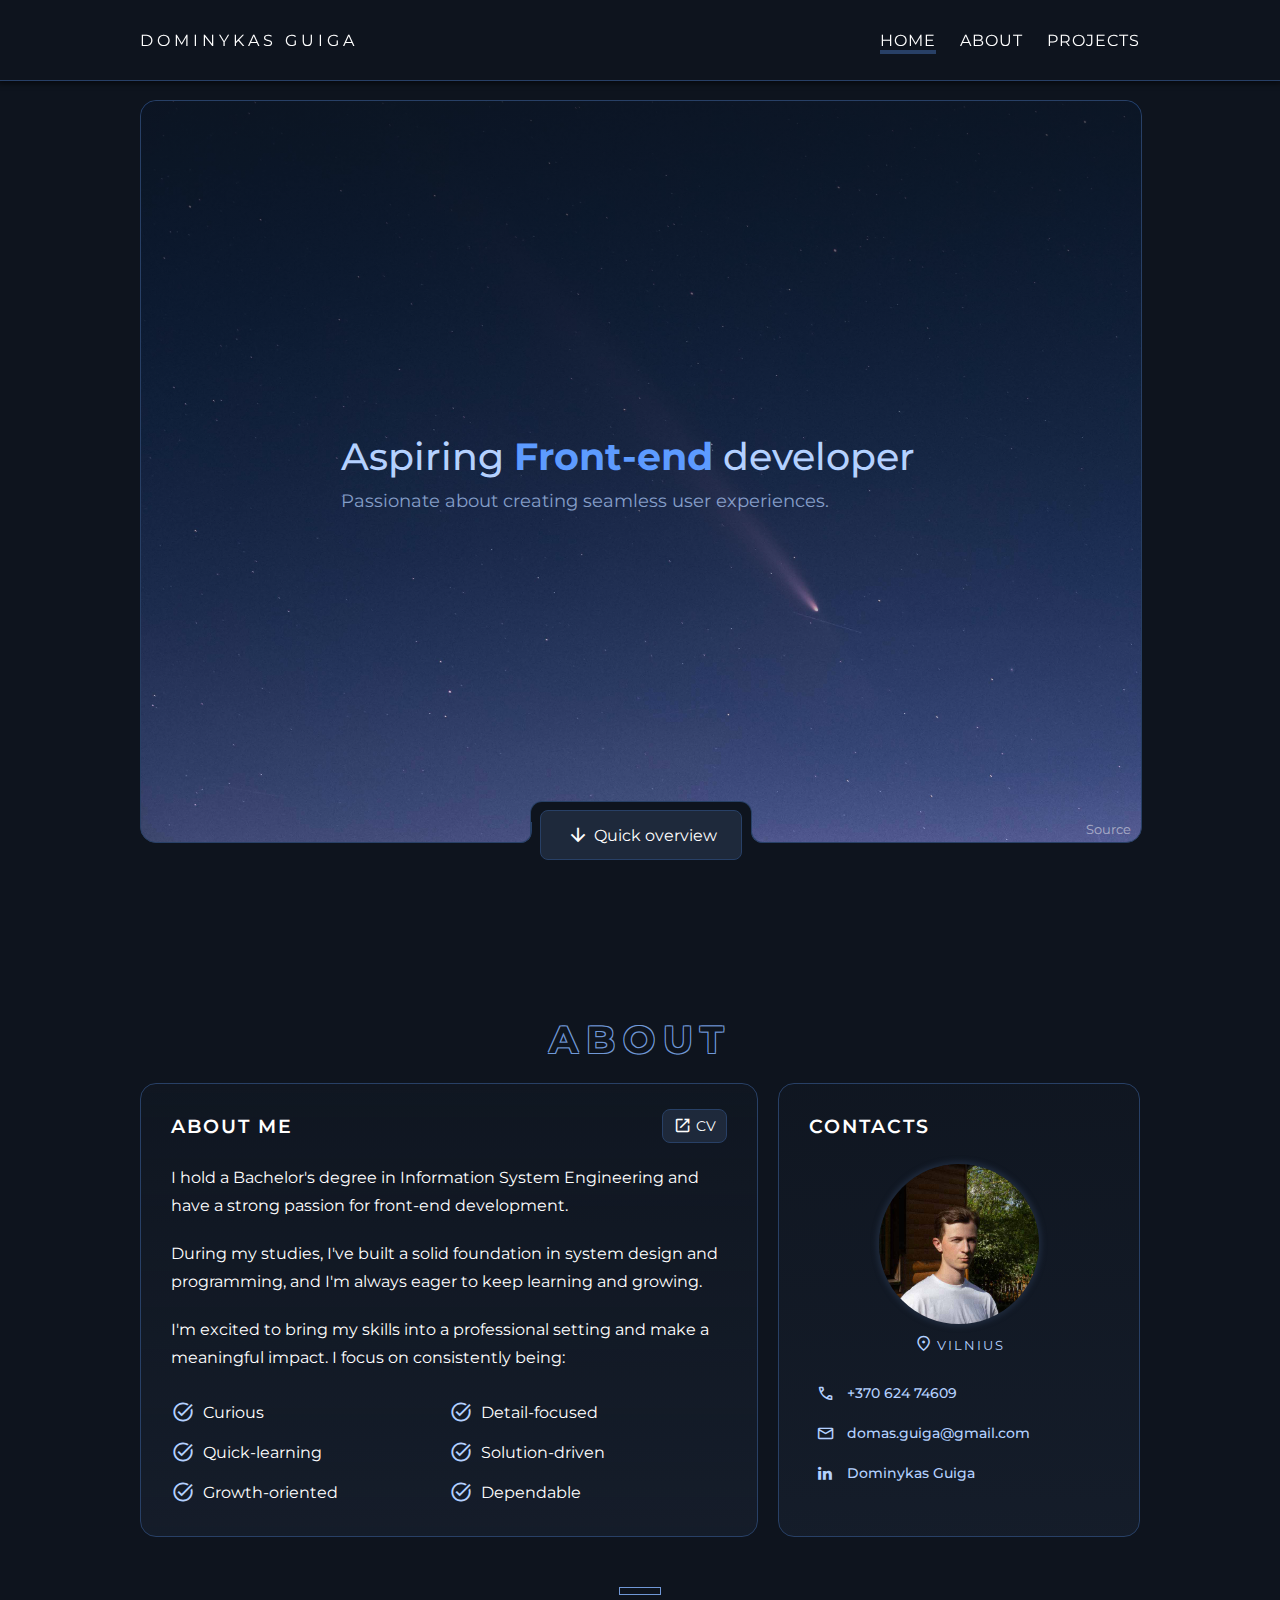
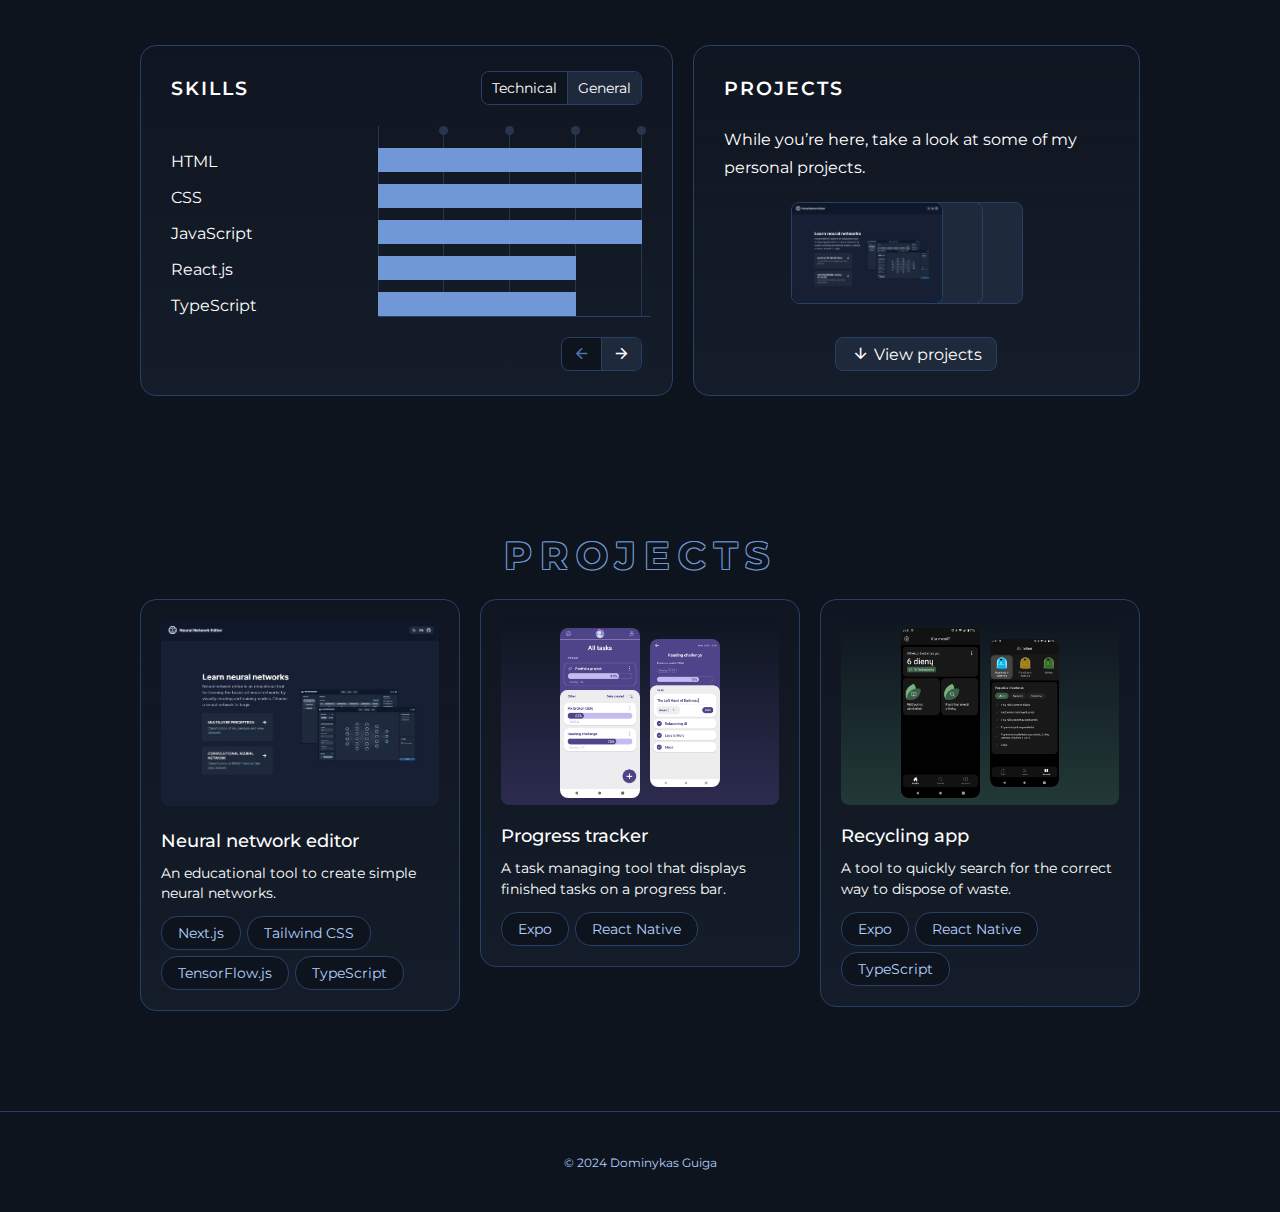
<file: index.html>
<!DOCTYPE html>
<html lang="en">
    <head>
        <meta charset="UTF-8" />
        <meta name="viewport" content="width=device-width, initial-scale=1" />
        <meta name="description" content="Portfolio of an aspiring front-end developer passioante about creating seamless user experiences." />
        <title>Portfolio | Dominykas Guiga</title>
        <link rel="stylesheet" href="style/global.css" />
        <link rel="stylesheet" href="style/header.css" />
        <link rel="stylesheet" href="style/main.css" />
        <link rel="stylesheet" href="style/projects.css" />
        <link rel="stylesheet" href="style/about.css" />
        <link rel="stylesheet" href="style/contacts.css" />
        <link rel="stylesheet" href="style/skills.css" />
        <link rel="stylesheet" href="https://fonts.googleapis.com/css2?family=Material+Symbols+Outlined:opsz,wght,FILL,GRAD@20..48,100..700,0..1,-50..200" />
        <link rel="stylesheet" href="https://cdnjs.cloudflare.com/ajax/libs/font-awesome/4.7.0/css/font-awesome.min.css">
        <script src="https://code.jquery.com/jquery-1.11.3.min.js"></script>
        <script type="text/javascript" src="./scripts/header.js"></script>
        <script type="text/javascript" src="./scripts/contacts.js"></script>
        <script type="text/javascript" src="./scripts/skills.js" defer></script>
        <script type="text/javascript" src="./scripts/navigation.js" defer></script>
    </head>
    <body class="body-container">
        <header class="header">
            <div class="header-container">
                <span class="header-name">Dominykas Guiga</span>
                <nav class="menu-navigation">
                    <ul id="menu-container" class="menu-item-container menu-hidden">
                        <li><a id="home-link" class="menu-item current-page" href="#home">Home</a></li>
                        <li><a id="about-link" class="menu-item" href="#about">About</a></li>
                        <li><a id="projects-link" class="menu-item" href="#projects">Projects</a></li>
                    </ul>
                    <div id="menu-button" class="menu-icon" onclick="toggleMenu()">
                        <span class="material-symbols-outlined">
                            menu
                        </span>
                    </div>
                </nav>
            </div>
        </header>
        <main>
            <section id="home" class="main-container home">
                <div class="content-container home">
                    <div class="shape-container">
                        <div class="shape">
                            <div class="shape-overlay"></div>
                            <div class="main-text-container">
                                <h1 class="main-text">Aspiring  <span class="highlighted-text">Front-end</span> developer</h1>
                                <div class="subtext">Passionate about creating seamless user experiences.</div>
                            </div>
                            <a href="https://www.pexels.com/photo/28973818/" class="image-source" target="_blank">Source</a>
                            <div class="shape-cutout"></div>
                            <a href="#about" class="button overview-button">
                                <span class="material-symbols-outlined">
                                    arrow_downward
                                </span>
                                Quick overview
                            </a>
                        </div>
                    </div>
                </div>
                <div id="side-nav" class="side-nav"></div>
            </section>
            <section id="about" class="main-container about">
                <div class="content-container">
                    <header class="section-title">
                        <div>About</div>
                    </header>
                    <div class="top-container">
                        <section id="about-container" class="section-container">
                            <header class="section-header">
                                <h2>About me</h2>
                                <a href="../assets/resume.pdf" target="_blank" class="button">
                                    <span class="material-symbols-outlined icon-sm">
                                        open_in_new
                                    </span>
                                    <span class="text-sm">CV</span>
                                </a>
                            </header>
                            <article class="section-article">
                                <p class="p1">I hold a Bachelor's degree in Information System Engineering and have a strong passion for front-end development.</p>
                                <p class="p1">During my studies, I've built a solid foundation in system design and programming, and I'm always eager to keep learning and growing.</p>
                                <p class="p1">I'm excited to bring my skills into a professional setting and make a meaningful impact. I focus on consistently being:</p>
                                <ul class="qualities-container">
                                    <li>
                                        <ul class="col">
                                            <li class="quality-item">
                                                <span class="material-symbols-outlined quality-icon">
                                                    task_alt
                                                </span>
                                                <span>Curious</span>
                                            </li>
                                            <li class="quality-item">
                                                <span class="material-symbols-outlined quality-icon">
                                                    task_alt
                                                </span>
                                                <span>Quick-learning</span>
                                            </li>
                                            <li class="quality-item">
                                                <span class="material-symbols-outlined quality-icon">
                                                    task_alt
                                                </span>
                                                <span>Growth-oriented</span>
                                            </li>
                                        </ul>
                                    </li>
                                    <li>
                                        <ul class="col">
                                            <li class="quality-item">
                                                <span class="material-symbols-outlined quality-icon">
                                                    task_alt
                                                </span>
                                                <span>Detail-focused</span>
                                            </li>
                                            <li class="quality-item">
                                                <span class="material-symbols-outlined quality-icon">
                                                    task_alt
                                                </span>
                                                <span>Solution-driven</span>
                                            </li>
                                            <li class="quality-item">
                                                <span class="material-symbols-outlined quality-icon">
                                                    task_alt
                                                </span>
                                                <span>Dependable</span>
                                            </li>
                                        </ul>
                                    </li>
                                </ul>
                            </article>
                        </section>
                        <section id="contacts-container" class="section-container">
                            <header class="section-header">
                                <h2>Contacts</h2>
                            </header>
                            <article class="contacts">
                                <div class="profile-image-container">
                                    <img src="./assets/profile-small.jpg" alt="candidates' profile" class="profile-image" />
                                    <div class="location-container">
                                        <span class="material-symbols-outlined icon-sm">
                                            location_on
                                        </span>
                                        <div class="location-text">Vilnius</div>
                                    </div>
                                </div>
                                <div class="contact-info">
                                    <div class="contact-item-container">
                                        <div class="contact-item">
                                            <div class="icon-container">
                                                <span class="material-symbols-outlined icon-sm">
                                                    call
                                                </span>
                                            </div>
                                            <span id="phone-number">+370 624 74609</span>
                                        </div>
                                        <div
                                            id="number-copy-button"
                                            class="contact-item-action"
                                            onmouseover="displayTooltip(this)"
                                            onclick="copyPhoneNumber(this)"
                                        >
                                            <span class="material-symbols-outlined icon-sm">
                                                content_copy
                                            </span>
                                            <span id="phone-tooltip" class="tooltip-text">Copy</span>
                                        </div>
                                    </div>
                                    <div class="contact-item-container">
                                        <div class="contact-item">
                                            <div class="icon-container">
                                                <span class="material-symbols-outlined icon-sm">
                                                    mail
                                                </span>
                                            </div>
                                            <span>domas.guiga@gmail.com</span>
                                        </div>
                                        <div
                                            id="email-copy-button"
                                            class="contact-item-action"
                                            onmouseenter="displayTooltip(this)"
                                            onclick="copyEmail(this)"
                                        >
                                            <span class="material-symbols-outlined icon-sm">
                                                content_copy
                                            </span>
                                            <span id="email-tooltip" class="tooltip-text">Copy</span>
                                        </div>
                                    </div>
                                    <div class="contact-item-container">
                                        <div class="contact-item">
                                            <div class="icon-container">
                                                <i class="fa fa-linkedin fa-sm"></i>
                                            </div>
                                            <span>Dominykas Guiga</span>
                                        </div>
                                        <a href="https://www.linkedin.com/in/dominykas-guiga-004b6724a" target="_blank" class="contact-item-action">
                                            <span class="material-symbols-outlined icon-sm">
                                                open_in_new
                                            </span>
                                            <span class="tooltip-text">Visit</span>
                                        </a>
                                    </div>
                                </div>
                            </article>
                        </section>
                    </div>
                    <div class="section-intermission"></div>
                    <div class="bottom-container">
                        <section id="skills-container" class="section-container">
                            <header class="section-header">
                                <h2>Skills</h2>
                                <div class="tab-container">
                                    <button id="technical-tab" class="tab left-tab text-sm tab-selected" onclick="switchToTechnical()">Technical</button>
                                    <button id="general-tab" class="tab right-tab text-sm" onclick="switchToGeneral()">General</button>
                                </div>
                            </header>
                            <article class="skill-chart-container">
                                <div class="skill-label-container">
                                    <div class="skill-label">HTML</div>
                                    <div class="skill-label">CSS</div>
                                    <div class="skill-label">JavaScript</div>
                                    <div class="skill-label">React.js</div>
                                    <div class="skill-label">TypeScript</div>
                                </div>
                                <div class="skill-chart">
                                    <div class="axis-container">
                                        <div class="axis-base-h">
                                            <div class="axis-line"></div>
                                        </div>
                                        <div class="axis-col">
                                            <div class="axis-label">
                                                <span id="label-25" class="axis-label-text">Beginner</span>
                                            </div>
                                            <div class="axis-line"></div>
                                        </div>
                                        <div class="axis-col">
                                            <div class="axis-label">
                                                <span id="label-50" class="axis-label-text">Intermediate</span>
                                            </div>
                                            <div class="axis-line"></div>
                                        </div>
                                        <div class="axis-col">
                                            <div class="axis-label">
                                                <span id="label-75" class="axis-label-text flow-left">Proficient</span>
                                            </div>
                                            <div class="axis-line"></div>
                                        </div>
                                        <div class="axis-col">
                                            <div class="axis-label">
                                                <span id="label-100" class="axis-label-text flow-left">Skilled</span>
                                            </div>
                                            <div class="axis-line"></div>
                                        </div>
                                    </div>
                                    <div class="bar-container">
                                        <div class="skill-bar bar-4"></div>
                                        <div class="skill-bar bar-4"></div>
                                        <div class="skill-bar bar-4"></div>
                                        <div class="skill-bar bar-3"></div>
                                        <div class="skill-bar bar-3"></div>
                                    </div>
                                </div>
                            </article>
                            <footer class="more-skill-container">
                                <div class="tab-container">
                                    <button id="arrow-back" class="tab left-tab text-sm no-actions" onclick="moveToPreviousPage()">
                                        <span class="material-symbols-outlined icon-sm">
                                            arrow_back
                                        </span>
                                    </button>
                                    <button id="arrow-forward" class="tab right-tab text-sm" onclick="moveToNextPage()">
                                        <span class="material-symbols-outlined icon-sm">
                                            arrow_forward
                                        </span>
                                    </button>
                                </div>
                            </footer>
                        </section>
                        <section id="projects-container" class="section-container projects">
                            <header class="section-header">
                                <h2>Projects</h2>
                            </header>
                            <article class="projects-content">
                                <div class="projects-text">
                                    <p class="p1">While you’re here, take a look at some of my personal projects.</p>
                                    <div class="project-snippet-container">
                                        <div class="project-snippet-gallery">
                                            <div class="project-snippet snippet-1">
                                                <img src="../assets/nne-1.png" class="nne-snippet" alt="personal projects collection preview" />
                                            </div>
                                            <div class="project-snippet snippet-2"></div>
                                            <div class="project-snippet snippet-3"></div>
                                        </div>
                                    </div>
                                </div>
                                <a href="#projects" class="button see-projects">
                                    <span class="material-symbols-outlined icon-sm">
                                        arrow_downward
                                    </span>
                                    View projects
                                </a>
                            </article>
                        </section>
                    </div>
                </div>
            </section>
            <section id="projects" class="main-container last">
                <div class="content-container projects">
                    <header class="section-title">
                        <div>Projects</div>
                    </header>
                    <article class="preview-container">
                        <a href="./projects/neural-network-editor/" class="section-container project-link">
                            <figure class="image-container image-h">
                                <img src="../assets/nne-1.png" class="project-image" alt="neural network editor home page" />
                            </figure>
                            <div class="project-info">
                                <h3 class="header-text">Neural network editor</h3>
                                <p class="description">An educational tool to create simple neural networks.</p>
                                <div class="tag-container">
                                    <div class="tag">Next.js</div>
                                    <div class="tag">Tailwind CSS</div>
                                    <div class="tag">TensorFlow.js</div>
                                    <div class="tag">TypeScript</div>
                                </div>
                            </div>
                        </a>
                        <a href="./projects/progress-tracker/" class="section-container project-link">
                            <figure class="project-image-container-vertical">
                                <img src="../assets/pt-1-sm.png" class="project-image-vertical" alt="progress tracker main screen" />
                                <img src="../assets/pt-3-sm.png" class="project-image-vertical small" alt="progress tracker main screen" />
                            </figure>
                            <div class="project-info">
                                <h3 class="header-text">Progress tracker</h3>
                                <p class="description">A task managing tool that displays finished tasks on a progress bar.</p>
                                <div class="tag-container">
                                    <div class="tag">Expo</div>
                                    <div class="tag">React Native</div>
                                </div>
                            </div>
                        </a>
                        <a href="./projects/recycling-app/" class="section-container project-link">
                            <figure class="project-image-container-vertical ra">
                                <img src="../assets/kur-mesti-1.png" class="project-image-vertical" alt="progress tracker main screen" />
                                <img src="../assets/kur-mesti-3.png" class="project-image-vertical small" alt="progress tracker main screen" />
                            </figure>
                            <div class="project-info">
                                <h3 class="header-text">Recycling app</h3>
                                <p class="description">A tool to quickly search for the correct way to dispose of waste.</p>
                                <div class="tag-container">
                                    <div class="tag">Expo</div>
                                    <div class="tag">React Native</div>
                                    <div class="tag">TypeScript</div>
                                </div>
                            </div>
                        </a>
                    </article>
                </div>
            </section>
        </main>
        <footer class="footer">
            <div class="footer-text">© 2024 Dominykas Guiga</div>
        </footer>
        <a href="#home" id="scroll-to-top" class="button scroll-to-top hidden">
            <span class="material-symbols-outlined">
                arrow_upward
            </span>
        </a>
        <div class="overlay"></div>
    </body>
</html>
</file>
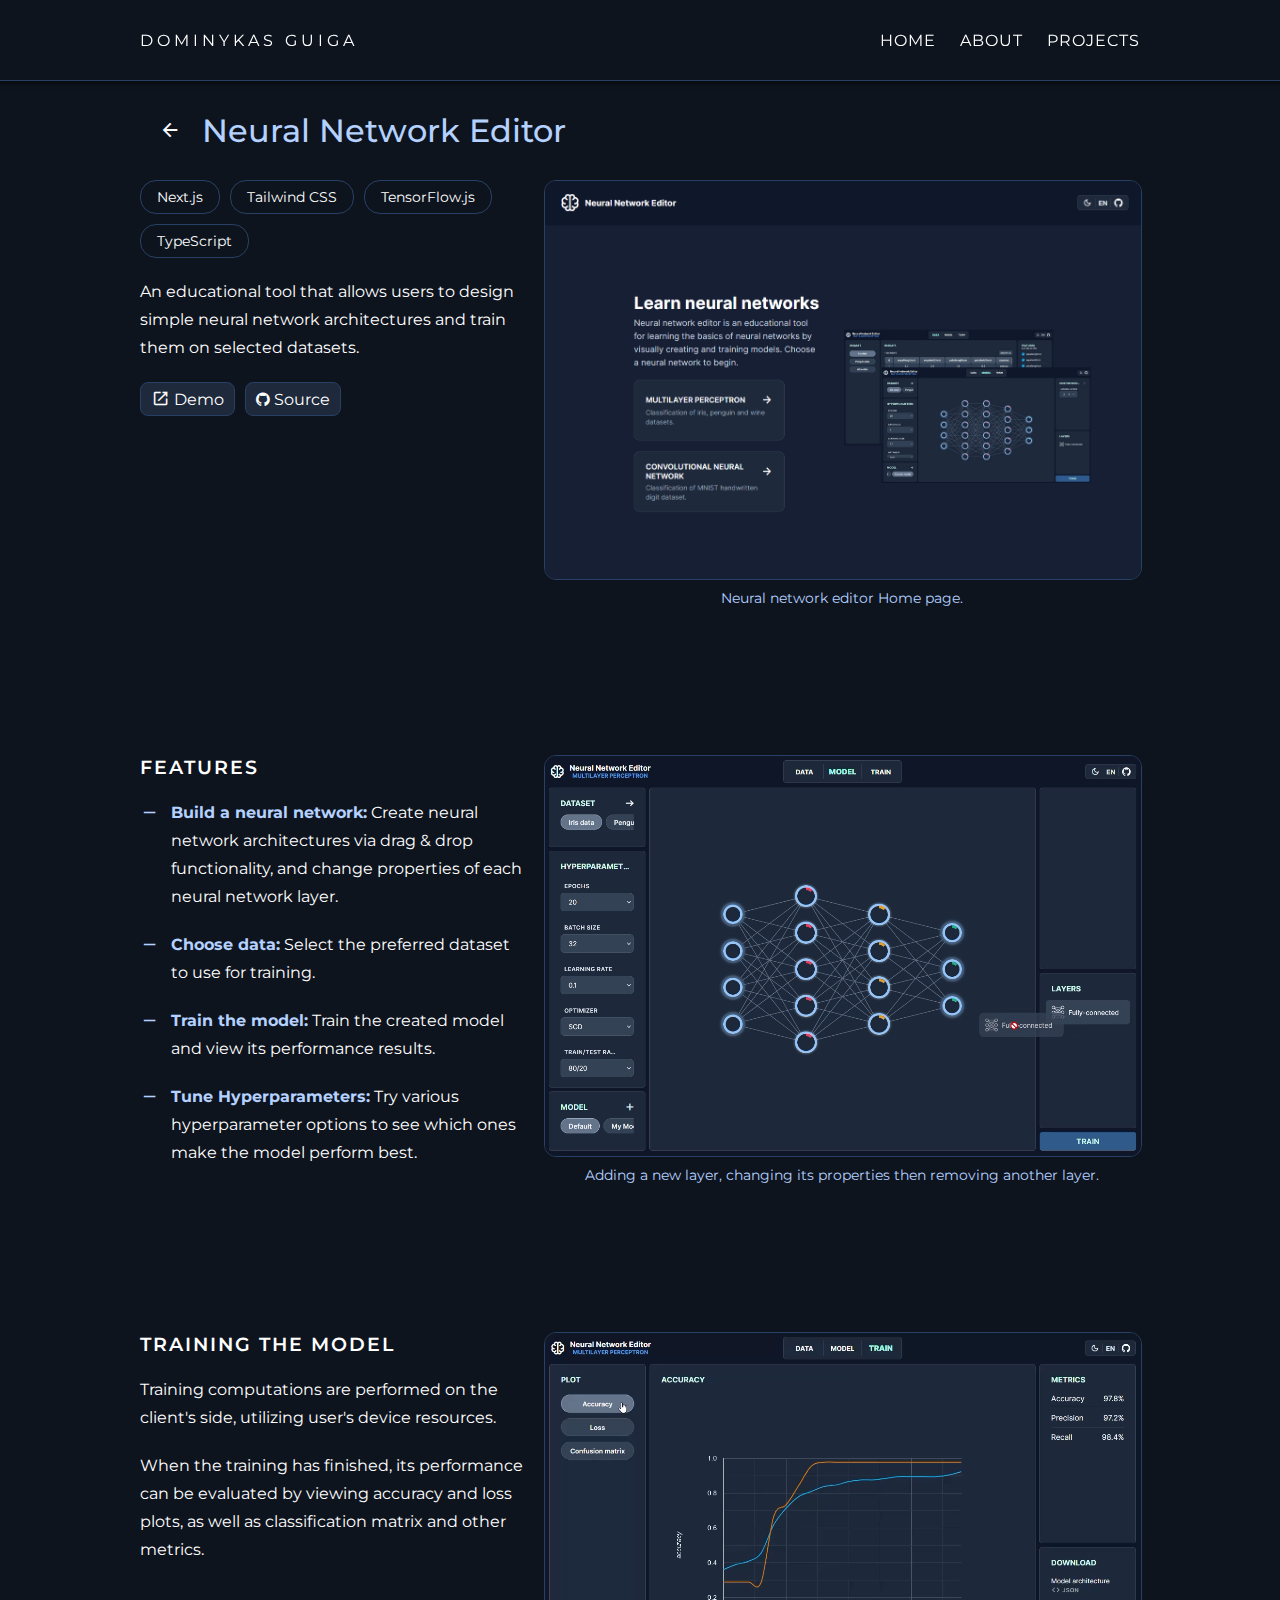
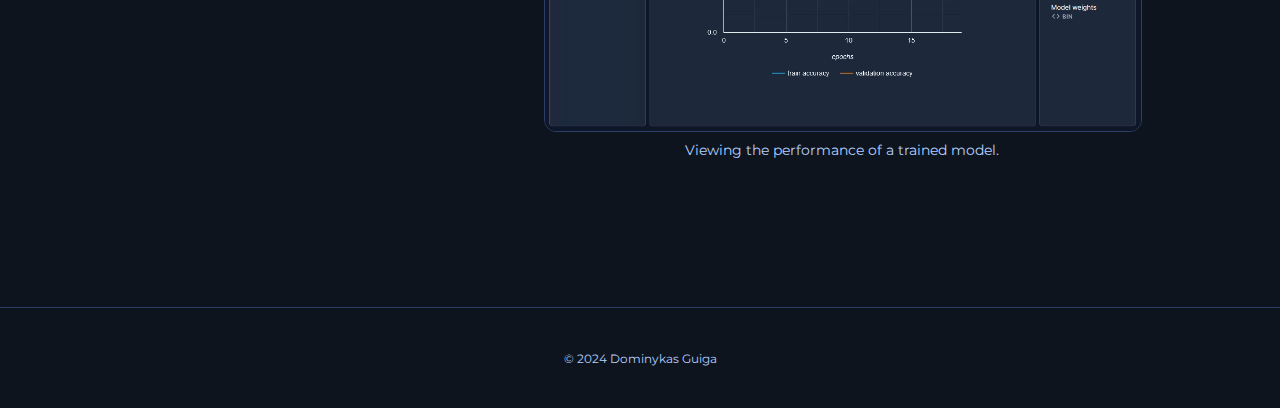
<file: projects/neural-network-editor/index.html>
<!DOCTYPE html>
<html lang="en">
    <head>
        <meta charset="UTF-8" />
        <meta name="viewport" content="width=device-width, initial-scale=1" />
        <meta name="description" content="Overview of an educational neural network editing tool project." />
        <title>Neural Network Editor | Dominykas Guiga</title>
        <link rel="stylesheet" href="../../style/global.css" />
        <link rel="stylesheet" href="../../style/header.css" />
        <link rel="stylesheet" href="../../style/projects/project-layout.css" />
        <link rel="stylesheet" href="https://fonts.googleapis.com/css2?family=Material+Symbols+Outlined:opsz,wght,FILL,GRAD@20..48,100..700,0..1,-50..200" />
        <link rel="stylesheet" href="https://cdnjs.cloudflare.com/ajax/libs/font-awesome/4.7.0/css/font-awesome.min.css">
        <script type="text/javascript" src="../../scripts/header.js"></script>
        <script type="text/javascript" src="../../scripts/navigation.js" defer></script>
    </head>
    <body class="body-container">
        <header class="header">
            <div class="header-container">
                <span class="header-name">Dominykas Guiga</span>
                <nav class="menu-navigation">
                    <ul id="menu-container" class="menu-item-container menu-hidden">
                        <li><a class="menu-item" href="../../">Home</a></li>
                        <li><a class="menu-item" href="../../#about">About</a></li>
                        <li><a class="menu-item" href="../../#projects">Projects</a></li>
                    </ul>
                    <div id="menu-button" class="menu-icon" onclick="toggleMenu()">
                        <span class="material-symbols-outlined">
                            menu
                        </span>
                    </div>
                </nav>
            </div>
        </header>
        <main id="home" class="main-container">
            <div class="content-container">
                <header class="project-header">
                    <a href="../../#projects" class="go-back-button">
                        <span class="material-symbols-outlined">
                            arrow_back
                        </span>
                    </a>
                    <h1 class="title">Neural Network Editor</h1>
                </header>
                <section class="section">
                    <div class="section-content">
                        <div class="subsection left intro">
                            <ul class="tag-container">
                                <li class="tag">Next.js</li>
                                <li class="tag">Tailwind CSS</li>
                                <li class="tag">TensorFlow.js</li>
                                <li class="tag">TypeScript</li>
                                <!-- <li class="tag">PostgreSQL</li> -->
                            </ul>
                            <p class="p1 text">An educational tool that allows users to design simple neural network architectures and train them on selected datasets.</p>
                            <!-- <p class="p1 text">This web application utilizes client's resources to fit created models.</p> -->
                            <!-- <p class="p1 text">The perfect use case of this web app is to use it as a helper tool alongside watching introductory educational videos or lectures.</p> -->
                            <div class="button-container">
                                <a href="https://neural-network-editor-beta.vercel.app/" class="button" target="_blank">
                                    <span class="material-symbols-outlined icon-sm">
                                        open_in_new
                                    </span>
                                    <spna>Demo</spna>
                                </a>
                                <a href="https://github.com/domas404/neural-network-editor" class="button" target="_blank">
                                    <div class="icon-container">
                                        <i class="fa fa-github fa-sm"></i>
                                    </div>
                                    <span>Source</span>
                                </a>
                            </div>
                        </div>
                        <div class="subsection right">
                            <figure>
                                <img src="../../assets/nne-1.png" class="horizontal-image" alt="home page of neural network editing website" />
                                <figcaption class="caption">Neural network editor Home page.</figcaption>
                            </figure>
                        </div>
                    </div>
                </section>
                <section class="section">
                    <div class="section-content">
                        <div class="subsection left">
                            <h2>Features</h2>
                            <!-- <p class="p1">This application lets users interactively build and train shallow neural network architectures using graphical user interface.</p> -->
                            <!-- <div class="p1">Training hyperparameters can be tuned in the panel on the left.</div>                             -->
                            <!-- <p class="p1">Users can:</p> -->
                            <ul class="list-container">
                                <li class="list-item">
                                    <span class="material-symbols-outlined icon-sm list-icon">
                                        horizontal_rule
                                    </span>
                                    <span><b>Build a neural network:</b> Create neural network architectures via drag & drop functionality, and change properties of each neural network layer.</span>
                                </li>
                                <!-- <li class="list-item">
                                    <span class="material-symbols-outlined icon-sm list-icon">
                                        horizontal_rule
                                    </span>
                                    <span><b>Build a neural network:</b> Change properties of each neural network layer</span>
                                </li> -->
                                <li class="list-item">
                                    <span class="material-symbols-outlined icon-sm list-icon">
                                        horizontal_rule
                                    </span>
                                    <span><b>Choose data:</b> Select the preferred dataset to use for training.</span>
                                </li>
                                <li class="list-item">
                                    <span class="material-symbols-outlined icon-sm list-icon">
                                        horizontal_rule
                                    </span>
                                    <span><b>Train the model:</b> Train the created model and view its performance results.</span>
                                </li>
                                <li class="list-item">
                                    <span class="material-symbols-outlined icon-sm list-icon">
                                        horizontal_rule
                                    </span>
                                    <span><b>Tune Hyperparameters:</b> Try various hyperparameter options to see which ones make the model perform best.</span>
                                </li>
                                <!-- <li class="list-item">
                                    <span class="material-symbols-outlined icon-sm list-icon">
                                        horizontal_rule
                                    </span>
                                    <span><b>Multiple models:</b> Create and navigate between several different models.</span>
                                </li> -->
                            </ul>
                        </div>
                        <div class="subsection right">
                            <figure>
                                <video class="secondary-image" autoplay loop muted>
                                    <source src="../../assets/nne-2.mp4" type="video/mp4" />
                                </video>
                                <figcaption class="caption">Adding a new layer, changing its properties then removing another layer.</figcaption>
                            </figure>
                        </div>
                    </div>
                </section>
                <!-- <section class="section">
                    <div class="section-content">
                        <div class="subsection left">
                            <h2>Choosing data</h2>
                            <p class="p1">Users can select a dataset from the provided list of datasets and filter it by features or classes.</p>
                        </div>
                        <div class="subsection right">
                            <figure>
                                <video class="secondary-image" autoplay loop muted >
                                    <source src="../../assets/nne-3.mp4" type="video/mp4" />
                                </video>
                                <figcaption class="caption">Selecting dataset features for neural network training.</figcaption>
                            </figure>
                        </div>
                    </div>
                </section> -->
                <section class="section">
                    <div class="section-content">
                        <div class="subsection left">
                            <h2>Training the model</h2>
                            <p class="p1">Training computations are performed on the client's side, utilizing user's device resources.</p>
                            <p class="p1">When the training has finished, its performance can be evaluated by viewing accuracy and loss plots, as well as classification matrix and other metrics.</p>
                            <!-- <p class="p1">When training is finished, users can view loss and accuracy plots, as well as classification matrix to evaluate model's performance.</p> -->
                        </div>
                        <div class="subsection right">
                            <figure>
                                <video class="secondary-image" autoplay loop muted >
                                    <source src="../../assets/nne-4.mp4" type="video/mp4" />
                                </video>
                                <figcaption class="caption">Viewing the performance of a trained model.</figcaption>
                            </figure>
                        </div>
                    </div>
                </section>
            </div>
            <div id="side-nav" class="side-nav"></div>
        </main>
        <footer class="footer">
            <div class="footer-text">© 2024 Dominykas Guiga</div>
        </footer>
        <a href="#home" id="scroll-to-top" class="button scroll-to-top hidden">
            <span class="material-symbols-outlined">
                arrow_upward
            </span>
        </a>
        <div class="overlay"></div>
    </body>
</html>
</file>
<file: style/global.css>
@import url('https://fonts.googleapis.com/css2?family=Roboto:ital,wght@0,100;0,300;0,400;0,500;0,700;0,900;1,100;1,300;1,400;1,500;1,700;1,900&display=swap');
@import url('https://fonts.googleapis.com/css2?family=Montserrat:ital,wght@0,100..900;1,100..900&display=swap');

:root {
    --background-color: #0E141E;
    --border-color: #284066;
    --secondary-color: #eaa757;

    /* BUTTONS, ETC. */
    --blue-gray-active: #364762;
    --blue-gray-hover: #28364d;
    --blue-gray: #1E293B;

    --blue-bright: #7098d7;
    
    /* TEXT */
    --text-light: #B4D1FF;
}

html, body {
    width: 100%;
    /* height: 100%; */
    box-sizing: border-box;
    margin: 0;
    font-family: 'Montserrat', sans-serif;
    background-color: var(--background-color);
    color: white;
    scroll-behavior: smooth;
}

.home-container {
    height: 90%;
    width: 100%;
    margin-top: 70px;
    display: flex;
}

.home-image {
    object-fit: cover;
    height: 100%;
    width: 100%;
    padding: 20px;
    border-radius: 40px;
}

.main-container {
    display: flex;
    justify-content: center;
    flex-shrink: 0;
}

.content-container {
    display: flex;
    flex-direction: column;
    width: 1000px;
    gap: 20px;
    margin: 20px;
}

.top-container, .bottom-container {
    display: flex;
    flex-direction: row;
    gap: 20px;
}

.left-container, .right-container {
    display: flex;
    flex-direction: column;
    gap: 20px;
}

.left-container {
    width: 65%;
    justify-content: space-between;
}

.right-container {
    width: 35%;
}

@property --gradientPrimary {
    syntax: '<color>';
    initial-value: rgba(30,41,59,0.1);
    inherits: false;
}
  
@property --gradientSecondary {
    syntax: '<color>';
    initial-value: rgba(30,41,59,0.4);
    inherits: false;
}

.section-container {
    display: flex;
    flex-direction: column;
    border: 1px solid var(--border-color);
    border-radius: 16px;
    padding: 24px 30px;
    gap: 20px;
    background: linear-gradient(180deg, var(--gradientPrimary) 0%, var(--gradientSecondary) 100%);
}

.section-intermission {
    height: 6px;
    width: 40px;
    border: 1px solid var(--blue-bright);
    margin: 30px auto;
}

.section-header {
    height: 36px;
    display: flex;
    align-items: center;
    justify-content: space-between;
}

#about-container {
    width: 65%;
}

#contacts-container {
    width: 35%;
}

#skills-container {
    width: 55%;
}

#projects-container {
    width: 45%;
}

.footer {
    border-top: 1px solid var(--border-color);
    width: 100%;
}

.footer-text {
    height: 100px;
    font-size: 12px;
    color: var(--text-light);
    display: flex;
    justify-content: center;
    align-items: center;
}

/* TEXT */

h1 {
    font-size: 2.4rem;
    font-weight: 500;
    margin: 0;
    color: var(--text-light);
}

h2 {
    text-transform: uppercase;
    letter-spacing: 2px;
    font-size: 1.2rem;
    font-weight: normal;
    margin: 0;
    font-weight: 600;
}

h3 {
    padding: 0;
    margin: 0;
}

.first-letter {
    font-size: 1.3rem;
}

p {
    margin: 0;
}

.p1 {
    line-height: 28px;
}

a {
    text-decoration: none;
    color: white;
}

ul {
    list-style: none;
    padding: 0;
    margin: 0;
}

figure {
    padding: 0;
    margin: 0;
}

/* ICONS */

.material-symbols-outlined {
    font-variation-settings:
        'FILL' 0,
        'wght' 400,
        'GRAD' 0,
        'opsz' 20
}

.icon-sm {
    font-size: 1.2rem !important;
    user-select: none;
}

.text-sm {
    font-size: 0.9rem;
}

/* BUTTONS */

button {
    border: none;
    color: inherit;
    font-family: inherit;
}

.button {
    background-color: var(--blue-gray);
    padding: 0 10px;
    display: flex;
    justify-content: center;
    align-items: center;
    height: 32px;
    gap: 4px;
    border-radius: 8px;
    border: 1px solid var(--border-color);
    transition: background-color 0.1s;
}

.button:hover {
    background-color: var(--blue-gray-hover);
    cursor: pointer;
}

/* TABS */

.tab-container {
    display: flex;
    flex-direction: row;
    height: 32px;
    border-radius: 8px;
    border: 1px solid var(--border-color);
}

.tab {
    padding: 0 10px;
    display: flex;
    align-items: center;
    height: 100%;
    background-color: var(--blue-gray);
    transition: background-color 0.1s;
}

.tab:hover {
    background-color: var(--blue-gray-hover);
    cursor: pointer;
}

.tab-selected {
    background-color: var(--background-color);
}

.tab-selected:hover {
    background-color: var(--background-color) !important;
    cursor: default !important;
}

.left-tab {
    border-radius: 8px 0 0 8px;
    border-right: 1px solid var(--border-color);
}

.right-tab {
    border-radius: 0 8px 8px 0;
}

.no-actions {
    color: #5172a7;
    background-color: var(--background-color);
}

.no-actions:hover {
    cursor: default !important;
    background-color: var(--background-color) !important;
}

.scroll-to-top {
    position: fixed;
    bottom: 30px;
    right: 50px;
    box-shadow: 0 0 5px 1px var(--blue-gray);
    transition: opacity 0.2s;
    z-index: 8;
    height: 48px;
    width: 48px;
    padding: 0;
}

.scroll-to-top.hidden {
    pointer-events: none;
    opacity: 0;

}

.main-container.last {
    margin-bottom: 5rem;
}

.section-title {
    display: flex;
    justify-content: center;
    padding-top: 6rem;
    font-weight: 700;
    font-size: 2.4rem;
    text-transform: uppercase;
    letter-spacing: 0.5rem;
    margin: 0;
    color: var(--background-color);
    text-shadow: 1px  1px var(--blue-bright),
                -1px -1px var(--blue-bright),
                -1px  1px var(--blue-bright),
                 1px -1px var(--blue-bright);
}

.section-article {
    display: flex;
    flex-direction: column;
    gap: 20px;
}

/* ----- TABLET LANDSCAPE ----- */

@media only screen and (max-width: 900px) {
    .content-container {
        flex-direction: column;
        align-items: center;
        
    }
    .top-container, .bottom-container {
        flex-direction: column;
        width: 500px;
    }
    #about-container, #contacts-container,
    #skills-container, #projects-container {
        width: 100%;
        box-sizing: border-box;
    }
}

/* ----- TABLET ----- */

@media only screen and (max-width: 640px) {
    .top-container, .bottom-container {
        flex-direction: column;
        width: 90%;
    }
    /* .preview-container {
        width: 90%;
        justify-content: center;
    } */
    
}

/* ----- PHONE ----- */

@media only screen and (max-width: 480px) {
    .content-container {
        margin: 10px 10px 10px 10px;
    }
    .left-container, .right-container {
        min-width: 300px;
        width: 100%;
        gap: 50px;
    }
    .scroll-to-top {
        bottom: 20px;
        right: 20px;
    }
    .top-container, .bottom-container {
        width: 100%;
    }
    #about-container, #contacts-container,
    #skills-container, #projects-container {
        min-width: 300px;
    }
    
}

/* ----- SMALL PHONE ----- */

@media only screen and (max-width: 390px) {
    .section-container {
        padding: 20px 24px;
    }
}
</file>
<file: style/header.css>
.header {
    display: flex;
    justify-content: center;
    border-bottom: 1px solid var(--border-color);
    position: fixed;
    width: 100%;
    background-color: var(--background-color);
    top: 0;
    z-index: 10;
    box-shadow: 0 1px 5px 2px rgba(0, 0, 0, 0.5);
}

.header-container {
    height: 80px;
    display: flex;
    flex-direction: row;
    align-items: center;
    justify-content: space-between;
    width: 1000px;
    padding: 0 20px;
}

.header-name {
    letter-spacing: 4px;
    text-transform: uppercase;
    font-size: 1rem;
}

.menu-item-container {
    display: flex;
    flex-direction: row;
    gap: 24px;
}

.menu-item {
    text-decoration: none;
    color: white;
    letter-spacing: 1px;
    text-transform: uppercase;
    border-bottom: 4px solid transparent;
    border-top: 4px solid transparent;
    transition: border-color 0.2s;
}

.menu-item:hover {
    border-bottom: 4px solid var(--text-light);
}

.menu-navigation {
    display: flex;
    flex-direction: row;
    align-items: center;
}

.menu-icon {
    display: flex;
    align-items: center;
    visibility: hidden;
    padding: 10px;
    display: none;
}

.current-page {
    border-bottom: 4px solid var(--border-color);
}

.side-nav {
    position: fixed;
    height: 100%;
    width: 0;
    right: 0;
    z-index: 9;
    transition: width 0.2s;
}

/* ----- TABLET LANDSCAPE ----- */

@media only screen and (max-width: 900px) {
    
}

/* ----- TABLET ----- */

@media only screen and (max-width: 640px) {
    .menu-visible {
        visibility: visible;
    }

    .menu-hidden {
        visibility: hidden;
    }

    .menu-item-container {
        flex-direction: column;
        gap: 30px;
        position: absolute;
        left: 50%;
        top: 80px;
        padding: 30px;
        border-radius: 12px;
        height: 100%;
        align-items: flex-start;
    }
    .menu-icon {
        visibility: visible;
        display: block;
        display: flex;
        align-items: center;
    }
    .side-nav.visible {
        width: 50%;
        background-color: var(--background-color);
        border-left: 1px solid var(--border-color);
    }
    .overlay {
        position: fixed;
        top: 0;
        left: 0;
        width: 100%;
        height: 100%;
        background-color: transparent;
        visibility: hidden;
        pointer-events: visible;
        z-index: 5;
        transition: background-color 0.2s;
    }

    .overlay.visible {
        visibility: visible;
        background-color: rgba(0, 0, 0, 0.5);
    }
}

/* ----- PHONE ----- */

@media only screen and (max-width: 480px) {
    
}
</file>
<file: style/main.css>
.main-container.home {
    height: 100vh;
}

.content-container.home {
    margin-top: 100px;
}

.shape-container {
    height: 95%;
    width: 100%;
}

.shape {
    height: 100%;
    width: 100%;
    background-color: var(--blue-gray);
    border-radius: 16px;
    border: 1px solid var(--border-color);
    position: relative;
    display: flex;
    justify-content: center;
    background-image: url('../assets/main-image-4.jpg');
    background-size: cover;
    background-repeat: no-repeat;
    background-position: center;
    background-attachment: fixed;
}

.shape-cutout {
    height: 40px;
    width: 220px;
    background-color: var(--background-color);
    position: absolute;
    border-radius: 12px 12px 0 0;
    border-top: 1px solid var(--border-color);
    border-left: 1px solid var(--border-color);
    border-right: 1px solid var(--border-color);
    border-bottom: 1px solid transparent;
    bottom: -1px;
}

.shape-cutout::before, .shape-cutout::after {
    content: "";
    position: absolute;
    height: 20px;
    width: 40px;
    bottom: -1px;
}

.shape-cutout::before {
    left: -40.5px;
    border-radius: 0 0 12px 0;
    box-shadow: 20px 0 0 0 var(--background-color);
    border-right: 1px solid var(--border-color);
    border-bottom: 1px solid var(--border-color);
}

.shape-cutout::after {
    right: -40.5px;
    border-radius: 0 0 0 12px;
    box-shadow: -20px 0 0 0 var(--background-color);
    border-left: 1px solid var(--border-color);
    border-bottom: 1px solid var(--border-color);
}

.overview-button {
    z-index: 8;
    bottom: -18px;
    position: absolute;
    width: 180px;
    height: 48px;
}

.main-text-container {
    z-index: 5;
    width: 60%;
    align-self: center;
    display: flex;
    flex-direction: column;
    gap: 10px;
}

.main-text {
    font-size: 2.4rem;
    font-weight: 500;
    color: var(--text-light);
}

.subtext {
    font-size: 1.1rem;
    color: var(--text-light);
    opacity: 0.7;
}

.highlighted-text {
    font-weight: 700;
    color: #5d9bff;
}

.shape-overlay {
    position: absolute;
    border-radius: 16px;
    background-image: linear-gradient(180deg, rgba(14,20,30,1) 0%, rgba(71,107,167,0.1) 100%);
    height: 100%;
    width: 100%;
    opacity: 0.8;
}

.image-source {
    position: absolute;
    bottom: 5px;
    right: 10px;
    font-size: 0.8rem;
    opacity: 0.5;
}

/* ----- TABLET LANDSCAPE ----- */

@media only screen and (max-width: 900px) {
    .main-text-container {
        width: 70%;
    }
    .main-text {
        font-size: 2.2rem;
    }
}

/* ----- TABLET ----- */

@media only screen and (max-width: 640px) {
    .main-text-container {
        width: 80%;
    }
    .main-text {
        font-size: 1.9rem;
    }
}

/* ----- PHONE ----- */

@media only screen and (max-width: 480px) {
    .shape-container {
        height: 90%;
    }
    .shape {
        background-image: url('../assets/main-image-mobile.jpg');
    }
    .content-container.home {
        margin-top: 90px;
    }
    .main-text {
        font-size: 2.4rem;
    }
    .highlighted-text {
        display: block;
    }
    .subtext {
        font-size: 1.2rem;
    }
}

/* ----- SMALL PHONE ----- */

@media only screen and (max-width: 390px) {
    
}
</file>
<file: style/projects.css>
/* PREVIEW TAB */

/* .section-container.projects {
    height: 100%;
} */

.project-snippet-container {
    position: relative;
    height: 110px;
    /* margin-top: 20px; */
    width: 100%;
    display: flex;
    justify-content: center;
}

.project-snippet-gallery {
    position: relative;
    height: 100%;
    width: 250px;
}

.project-snippet {
    height: 100px;
    width: 150px;
    position: absolute;
    background-color: #1E293B;
    border: 1px solid var(--border-color);
    border-radius: 8px;
}

.snippet-1 {
    z-index: 3;
    background-color: #0E141E;
    /* margin-top: 40px; */
}

.snippet-2 {
    margin-left: 40px;
    z-index: 2;
}

.snippet-3 {
    margin-left: 80px;
    z-index: 1;
}

.nne-snippet {
    object-fit: cover;
    height: 100%;
    width: 100%;
    border-radius: 8px;
}

.projects-content {
    display: flex;
    gap: 20px;
    flex-direction: column;
    justify-content: space-between;
    flex: 1;
}

.projects-text {
    display: flex;
    flex-direction: column;
    gap: 20px;
}

.button.see-projects {
    width: 140px;
    align-self: center;
    justify-self: flex-end;
}

/* PROJECTS SECTION */

.project-image {
    object-fit: cover;
    width: 100%;
    /* height: 200px; */
    border-radius: 8px;
}

.project-image-vertical {
    object-fit: cover;
    /* width: 100%; */
    border-radius: 8px;
    max-height: 170px;
    height: 100%;
    /* aspect-ratio: 3/2; */
    /* height: 250px; */
    object-fit: cover;
    /* width: auto; */
    /* border-radius: 12px; */
}

.project-image-vertical.small {
    height: 80%;
}

.project-image-container-vertical {
    border-radius: 8px;
    display: flex;
    flex-direction: row;
    gap: 10px;
    align-items: center;
    justify-content: center;
    /* padding: 10px; */
    /* gap: 10px; */
    /* flex-shrink: 1; */
    aspect-ratio: 3/2;
    background: linear-gradient(180deg, rgba(14,20,30,0.3) 0%, rgba(97, 79, 164, 0.333) 100%);
}

.project-image-container-vertical.ra {
    background: linear-gradient(180deg, rgba(14,20,30,0.3) 0%, rgba(64, 121, 88, 0.333) 100%);
}

.image-container {
    /* border-radius: 100%; */
    /* flex: 1; */
    /* height: 100px; */
    /* min-width: 200px; */
}

.vertical-image-container {
    border-radius: 100%;
    display: flex;
    flex-direction: column;
    align-items: center;
    gap: 10px;
    width: 100%;
    aspect-ratio: 3/2;
    /* display: flex;
    justify-content: center; */
  }

.vertical-image {
    max-height: 100%;
    /* height: 250px; */
    object-fit: cover;
    /* width: auto; */
    /* border-radius: 12px; */
}

.tag-container {
    display: flex;
    flex-direction: row;
    gap: 6px;
    flex-wrap: wrap;
    /* margin: 10px 0; */
    /* width: 200px; */
}

.tag {
    padding: 0 16px;
    display: flex;
    align-items: center;
    height: 32px;
    border-radius: 16px;
    background-color: #0E141E;
    border: 1px solid #284066;
    font-size: 14px;
    color: var(--text-light);
}

.header-text {
    font-size: 1.1rem;
    font-weight: 500;
}

.project-link {
    padding: 20px !important;
    gap: 20px;
    transition: --gradientPrimary 0.2s, --gradientSecondary 0.2s;
    max-width: 320px;
    /* width: 33.3%; */
    flex: 1;
    box-sizing: border-box;
    /* height: 250px; */
}

.project-link:hover {
    --gradientPrimary: rgba(30,41,59,0.2);
    --gradientSecondary: rgba(30,41,59,0.6);
}

.project-info {
    display: flex;
    flex-direction: column;
    gap: 12px;
}

.description {
    font-size: 0.9rem;
    line-height: 1.3rem;
}

.preview-container {
    display: flex;
    flex-direction: row;
    gap: 20px;
    align-items: flex-start;
}

/* ----- TABLET LANDSCAPE ----- */

@media only screen and (max-width: 900px) {
    .project-link {
        box-sizing: border-box;
        max-width: 240px;
    }
    .preview-container {
        width: 500px;
        flex-wrap: wrap;
    }
    .tag-container {
        /* flex-wrap: nowrap; */
        /* overflow: scroll; */
    }
    .tag {
        text-wrap: nowrap;
        height: 28px;
        padding: 0 12px;
    }
}

/* ----- TABLET ----- */

@media only screen and (max-width: 640px) {
    .project-link {
        box-sizing: border-box;
        width: 100%;
        flex: 1;
        max-width: 100%;
        min-width: 260px;
    }
    .preview-container {
        width: 90%;
        justify-content: flex-start;
    }
    .tag-container {
        flex-wrap: wrap;
        /* overflow: scroll;    */
    }
    .project-image-vertical {
        max-height: 230px;
    }
}

/* ----- PHONE ----- */

@media only screen and (max-width: 480px) {
    .preview-container {
        width: 100%;
    }
}

/* ----- SMALL PHONE ----- */

@media only screen and (max-width: 390px) {

}
</file>
<file: style/about.css>
.qualities-container {
    display: flex;
    flex-direction: row;
    /* padding: 10px 0; */
}

.qualities-container > li {
    width: 50%;
}

.quality-item {
    display: flex;
    gap: 8px;
    align-items: center;
}

.col {
    display: flex;
    flex-direction: column;
    gap: 16px;
    width: 100%;
    padding: 8px 0;
}

.quality-icon {
    color: var(--text-light);
    user-select: none;
}

/* ----- TABLET LANDSCAPE ----- */

@media only screen and (max-width: 900px) {
    
}

/* ----- TABLET ----- */

@media only screen and (max-width: 640px) {

}

/* ----- PHONE ----- */

@media only screen and (max-width: 480px) {
    .qualities-container {
        flex-direction: column;
    }
    .col {
        width: 100%;
    }
    .qualities-container > li {
        width: 100%;
    }
}
</file>
<file: style/contacts.css>
.contacts {
    display: flex;
    flex-direction: column;
    gap: 20px;
}

.profile-image-container {
    border-radius: 100%;
    display: flex;
    flex-direction: column;
    align-items: center;
    gap: 10px;
}

.profile-image {
    height: 160px;
    width: 160px;
    object-fit: cover;
    border-radius: 100%;
    box-shadow: 0 0 5px 3px #1E293B;
}

.location-container {
    display: flex;
    justify-content: center;
    align-items: flex-end;
    gap: 4px;
    color: var(--text-light);
}

.location-text {
    text-transform: uppercase;
    letter-spacing: 2px;
    font-size: 0.8rem;
}

.contact-info {
    display: flex;
    flex-direction: column;
    width: 100%;
}

.contact-item-container {
    display: flex;
    align-items: center;
    justify-content: space-between;
    border-radius: 4px;
    padding: 0 4px 0 4px;
    height: 40px;
    width: 100%;
    transition: background-color 0.1s;
    position: relative;
}

.contact-item-container:hover {
    background-color: var(--blue-gray);
}

.contact-item {
    font-size: 0.9rem;
    font-weight: 500;
    display: flex;
    align-items: center;
    gap: 10px;
    color: #B4D1FF;
}

.contact-item-action {
    visibility: hidden;
    background-color: var(--background-color);
    width: 30px;
    height: 30px;
    display: flex;
    align-items: center;
    justify-content: center;
    border-radius: 4px;
    color: #B4D1FF;
    position: absolute;
    right: 4px;
    box-shadow: none;
    transition: box-shadow 0.1s;
}

.contact-item-action:hover {
    cursor: pointer;
    color: white;
}

.contact-item-container:hover > .contact-item-action {
    visibility: visible;
    box-shadow: -6px 0 5px 0 var(--blue-gray);
}

.icon-container {
    display: flex;
    justify-content: center;
    align-items: center;
    width: 24px;
    height: 24px;
}

.fa-sm {
    font-size: 12pt !important;
}

.tooltip-text {
    position: absolute;
    font-size: 0.9rem;
    background-color: var(--blue-gray);
    border: 1px solid var(--border-color);
    border-radius: 8px;
    padding: 5px 10px;
    top: 40px;
    visibility: hidden;
    text-align: center;
    z-index: 5;
}

.contact-item-action:hover > .tooltip-text {
    visibility: visible;
}

/* ----- TABLET LANDSCAPE ----- */

@media only screen and (max-width: 900px) {
    .contact-item-action {
        cursor: pointer;
        visibility: visible;
        background-color: var(--blue-gray);
    }
    .contact-item-container:hover {
        background-color: transparent;
    }

    .contact-item-container:hover > .contact-item-action {
        visibility: visible;
        box-shadow: none;
    }
}

/* ----- TABLET ----- */

@media only screen and (max-width: 640px) {
    
}

/* ----- PHONE ----- */

@media only screen and (max-width: 480px) {
    .contacts {
        flex-direction: column;
        gap: 20px;
    }
}

/* ----- SMALL PHONE ----- */

@media only screen and (max-width: 390px) {
    
}
</file>
<file: style/skills.css>
.skill-chart-container {
    display: flex;
    flex-direction: row;
    justify-content: space-between;
}

.skill-label-container {
    display: flex;
    flex-direction: column;
    gap: 12px;
    margin-top: 23px;
}

.skill-label {
    font-size: 1rem;
    height: 24px;
    display: flex;
    align-items: center;
}

/* SKILL CHART */

.skill-chart {
    width: 264px;
    height: 190px;
    position: relative;
    transition: width 0.1s;
}
.bar-container {
    display: flex;
    flex-direction: column;
    gap: 12px;
    width: 100%;
    position: absolute;
    bottom: 0;
}

.skill-bar {
    height: 24px;
    background-color: var(--blue-bright);
    transition: width 0.5s, background-color 0.1s;
}

.bar-4 {
    width: 100%;
}

.bar-3 {
    width: 75%;
}

.bar-2 {
    width: 50%;
}

.bar-1 {
    width: 25%;
}

.bar-0 {
    width: 0%;
}

.axis-container {
    position: absolute;
    display: flex;
    flex-direction: row;
    gap: 46px;
    height: 100%;
    top: 0;
    border-bottom: 1px solid var(--border-color);
    transition: gap 0.1s;
}

.axis-col {
    width: 16px;
    display: flex;
    flex-direction: column;
    align-items: center;
    margin-left: 4px;
}

.axis-line {
    height: 100%;
    width: 1px;
    background-color: var(--blue-gray-hover);
}

.axis-label {
    border-radius: 100%;
    height: 9px;
    width: 9px;
    background-color: var(--blue-gray-hover);
    position: relative;
}

.axis-col:hover > .axis-line,
.axis-col:hover > .axis-label {
    background-color: var(--blue-bright);
}

.axis-col:hover {
    cursor: pointer;
}

.axis-base-h {
    width: 8px;
}

.more-skill-container {
    width: 100%;
    display: flex;
    justify-content: flex-end;
}

.axis-label-text {
    position: absolute;
    font-size: 0.9rem;
    background-color: var(--blue-gray);
    border: 1px solid var(--border-color);
    border-radius: 8px;
    padding: 5px 10px;
    bottom: 20px;
    visibility: hidden;
    text-align: center;
    z-index: 5;
    max-width: fit-content;
}

.flow-left {
    right: 0;
}

.axis-col:hover .axis-label-text {
    visibility: visible;
}

/* ----- TABLET LANDSCAPE ----- */

@media only screen and (max-width: 900px) {
    
}

/* ----- TABLET ----- */

@media only screen and (max-width: 640px) {
    .skill-chart {
        width: 220px;
    }
    .axis-container {
        gap: 35px;
    }
    .skill-label-container {
        width: 120px;
        /* gap: 20px; */
    }
}

/* ----- PHONE ----- */

@media only screen and (max-width: 480px) {
    .skill-chart {
        width: 180px;
    }
    .axis-container {
        gap: 25px;
    }
    .skill-label-container {
        width: 140px;
        /* gap: 20px; */
    }
    /* .bar-container {
        gap: 20px;
    } */
}

/* ----- SMALL PHONE ----- */

@media only screen and (max-width: 390px) {
    .skill-chart {
        height: auto;
    }
    .skill-label-container {
        width: 100px;
        gap: 20px;
    }
    .bar-container {
        gap: 20px;
    }
}
</file>
<file: style/projects/project-layout.css>
.content-container {
    gap: 0;
    margin: 100px 20px 20px 20px;
}

.project-header {
    display: flex;
    flex-direction: row;
    flex-wrap: wrap;
    gap: 12px;
    align-items: center;
    padding: 10px;
    width: 100%;
}

.title {
    font-size: 2rem;
}

.section {
    display: flex;
    flex-direction: column;
    gap: 20px;
    margin-bottom: 8rem;
    margin-top: 20px;
}

.section-content {
    display: flex;
    flex-direction: row;
    gap: 20px;
}

.subsection {
    display: flex;
    flex-direction: column;
    gap: 20px;
}

.subsection.left {
    flex-grow: 0;
    flex-shrink: 0;
    flex-basis: 24rem;
}

.subsection.right {
    flex: 1;
    width: 59.6%;
    position: relative;
}

.horizontal-image {
    width: 100%;
    object-fit: cover;
    border-radius: 12px;
    border: 1px solid var(--border-color);
}

.vertical-image-container {
    aspect-ratio: 3 / 2;
    border: 1px solid var(--border-color);
    border-radius: 12px;
    display: flex;
    justify-content: center;
    align-items: center;
    gap: 20px;
    padding: 10px;
    background: linear-gradient(180deg, rgba(14,20,30,0.3) 0%, rgba(97, 79, 164, 0.333) 100%);
}

.vertical-image-container.ra {
    background: linear-gradient(180deg, rgba(14,20,30,0.3) 0%, rgba(64, 121, 88, 0.333) 100%);
}

.vertical-image {
    max-width: 30%;
    object-fit: contain;
    border-radius: 12px;
    width: auto;
    border: 1px solid var(--border-color);
}

.vertical-image.small {
    height: 80%;
}

.tag-container {
    display: flex;
    flex-wrap: wrap;
    align-items: flex-start;
    flex-direction: row;
    gap: 10px;
}

.tag {
    padding: 0 16px;
    display: flex;
    align-items: center;
    height: 32px;
    border-radius: 16px;
    background-color: #0E141E;
    border: 1px solid #284066;
    font-size: 14px;
}

.progress-tag {
    padding: 0 8px;
    display: flex;
    align-items: center;
    height: 24px;
    color: var(--text-light);
    border-radius: 8px;
    border: 1px solid #284066;
    font-size: 0.9rem;
}

.button-container {
    display: flex;
    flex-direction: row;
    gap: 10px;
    /* justify-content: flex-start; */
}

.body-section {
    display: flex;
    width: 70%;
    flex-direction: column;
    gap: 20px;
}

.secondary-image {
    width: 100%;
    object-fit: cover;
    border-radius: 12px;
    border: 1px solid var(--border-color);
}

.tertiary-image-container {
    display: flex;
    gap: 20px;
}

.caption {
    font-size: 0.9rem;
    color: var(--text-light);
    margin-top: 5px;
    text-align: center;
}

.list-container {
    display: flex;
    gap: 20px;
    flex-direction: column;
}

.list-item {
    display: flex;
    gap: 12px;
    line-height: 28px;
}

.list-item > span > b {
    font-weight: 700;
    color: var(--text-light);
}

.list-icon {
    color: var(--text-light);
    margin-top: 4px;
}

.go-back-button {
    display: flex;
    justify-content: center;
    align-items: center;
    border-radius: 100%;
    height: 40px;
    width: 40px;
    transition: background-color 0.2s;
}

.go-back-button:hover {
    background-color: var(--blue-gray);
}

/* ----- TABLET LANDSCAPE ----- */

@media only screen and (max-width: 900px) {
    .content-container {
        width: 70%;
    }
    .section-content {
        flex-direction: column;
    }
    .subsection.left {
        /* flex-shrink: 1; */
        /* flex-grow: 1; */
        flex-basis: auto;
    }
    .subsection.right {
        flex: 1;
        width: 100%;
        position: relative;
    }
}

/* ----- TABLET ----- */

@media only screen and (max-width: 640px) {
    .content-container {
        width: 85%;
    }
}

/* ----- PHONE ----- */

@media only screen and (max-width: 480px) {
    .project-header {
        gap: 8px;
    }
    .content-container {
        width: 100%;
    }
    .title {
        font-size: 1.4rem;
    }
    .vertical-image-container.single-image {
        aspect-ratio: 1/1;
    }
    .vertical-image-container.single-image > .vertical-image {
        max-width: 40%;
    }
}
</file>
